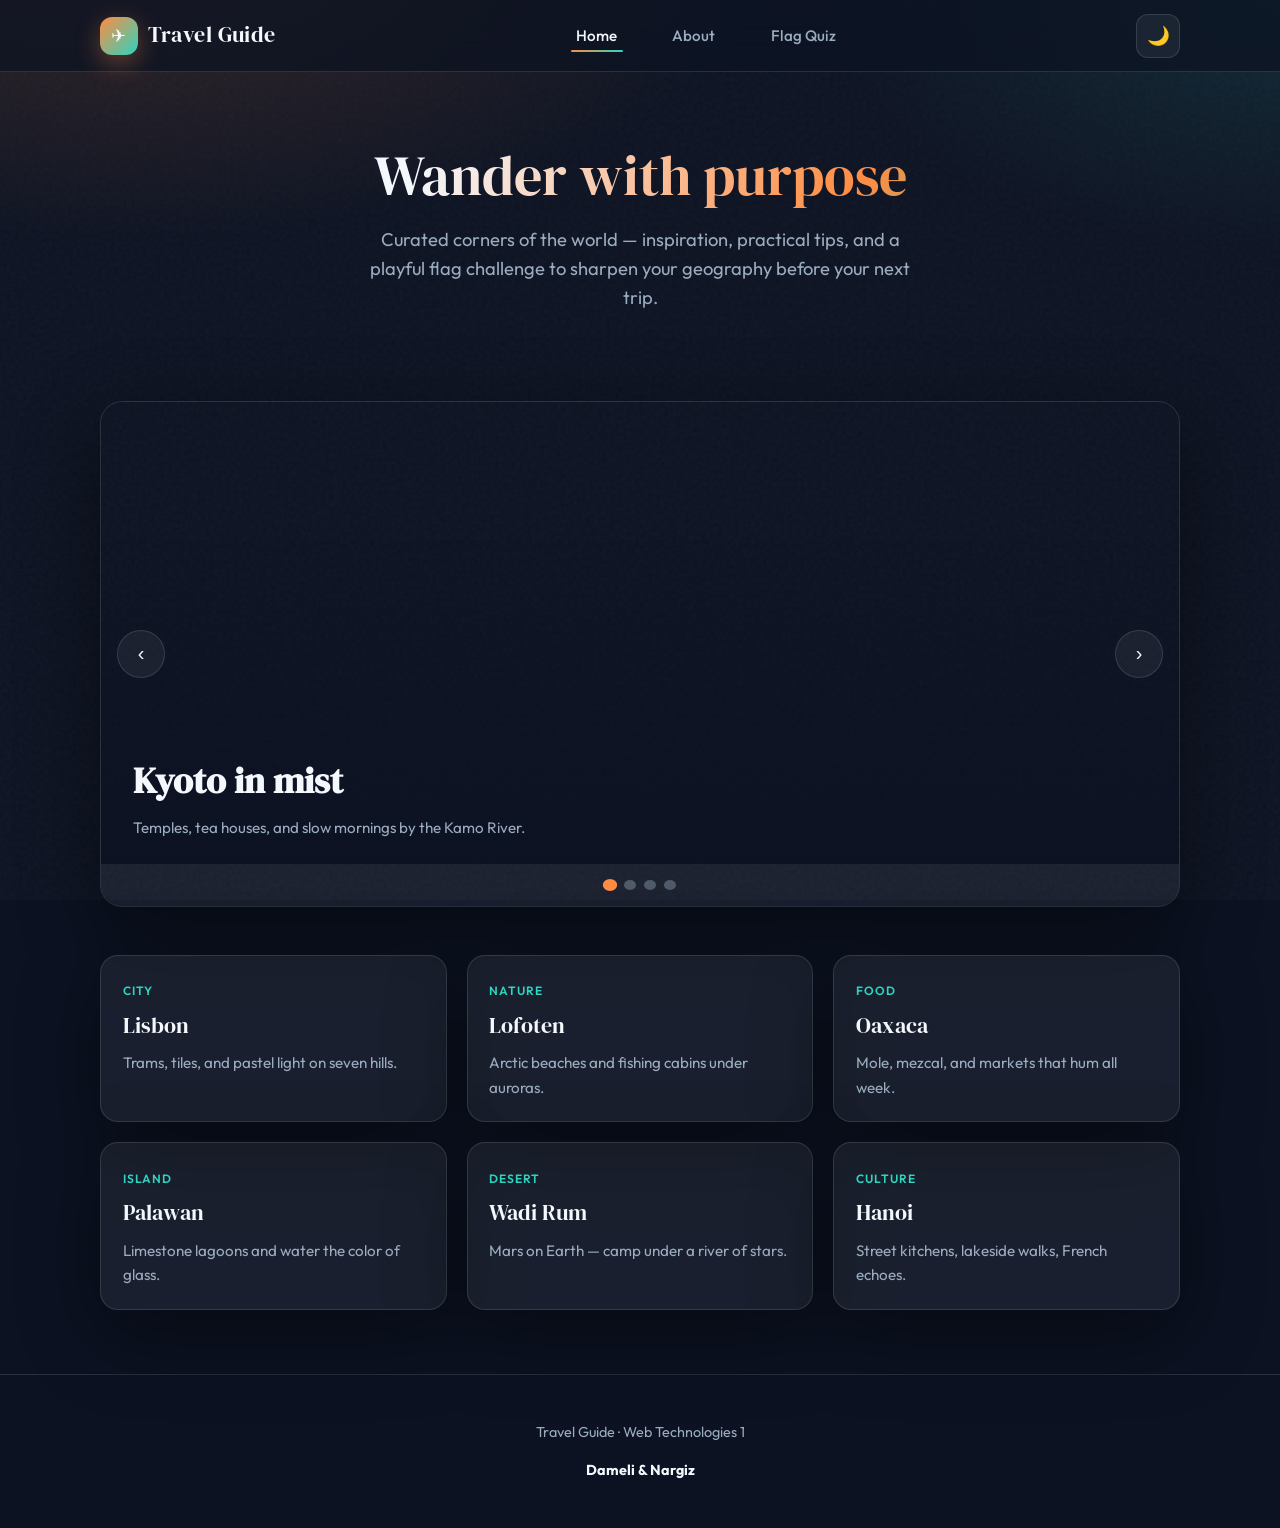
<file: index.html>
<!DOCTYPE html>
<html lang="en">
  <head>
    <meta charset="UTF-8" />
    <meta name="viewport" content="width=device-width, initial-scale=1.0" />
    <title>Travel Guide — Home</title>
    <link rel="preconnect" href="https://fonts.googleapis.com" />
    <link rel="preconnect" href="https://fonts.gstatic.com" crossorigin />
    <link
      href="https://fonts.googleapis.com/css2?family=DM+Serif+Display:ital@0;1&family=Outfit:wght@300;400;500;600;700&display=swap"
      rel="stylesheet"
    />
    <link rel="stylesheet" href="css/styles.css" />
  </head>
  <body>
    <a class="skip-link" href="#main">Skip to content</a>
    <header class="site-header">
      <div class="header-inner">
        <a href="index.html" class="logo" aria-label="Travel Guide home">
          <span class="logo-mark" aria-hidden="true">✈</span>
          Travel Guide
        </a>
        <button
          type="button"
          class="menu-toggle"
          aria-expanded="false"
          aria-controls="main-nav"
          aria-label="Open menu"
        >
          <span></span><span></span><span></span>
        </button>
        <div class="nav-panel" id="nav-panel">
          <nav id="main-nav" aria-label="Main">
            <ul>
              <li><a href="index.html" aria-current="page">Home</a></li>
              <li><a href="about.html">About</a></li>
              <li><a href="game.html">Flag Quiz</a></li>
            </ul>
          </nav>
        </div>
        <div class="header-actions">
          <button type="button" class="theme-toggle" id="theme-toggle" aria-label="Toggle color theme">
            <span class="theme-icon" aria-hidden="true">🌙</span>
          </button>
        </div>
      </div>
    </header>

    <main id="main">
      <section class="page-hero">
        <h1>Wander with purpose</h1>
        <p class="lead">
          Curated corners of the world — inspiration, practical tips, and a playful flag challenge to
          sharpen your geography before your next trip.
        </p>
      </section>

      <section class="carousel-wrap fade-in-section" aria-roledescription="carousel" aria-label="Featured destinations">
        <div class="carousel-track" id="carousel-track"></div>
        <button type="button" class="carousel-btn prev" id="carousel-prev" aria-label="Previous slide">‹</button>
        <button type="button" class="carousel-btn next" id="carousel-next" aria-label="Next slide">›</button>
        <div class="carousel-dots" id="carousel-dots" role="tablist" aria-label="Carousel pagination"></div>
      </section>

      <section class="fade-in-section" style="margin-top: 3rem">
        <h2 class="sr-only">Highlights</h2>
        <div class="card-grid" id="destination-cards"></div>
      </section>
    </main>

    <footer class="site-footer">
      <div class="footer-inner">
        <p>Travel Guide · Web Technologies 1</p>
        <p><strong>Dameli &amp; Nargiz</strong></p>
      </div>
    </footer>

    <div
      class="modal-backdrop"
      id="welcome-modal"
      role="dialog"
      aria-modal="true"
      aria-labelledby="welcome-title"
      aria-hidden="true"
    >
      <div class="modal">
        <h2 id="welcome-title">Welcome back</h2>
        <p id="welcome-body">
          We saved your theme preference. Explore the carousel and cards below — they are built from
          JavaScript arrays and loops.
        </p>
        <div class="modal-actions">
          <button type="button" class="btn btn-ghost" id="modal-dismiss">Close</button>
          <a class="btn btn-primary" href="game.html">Play Flag Quiz</a>
        </div>
      </div>
    </div>

    <script src="js/common.js"></script>
    <script src="js/home.js"></script>
  </body>
</html>
</file>
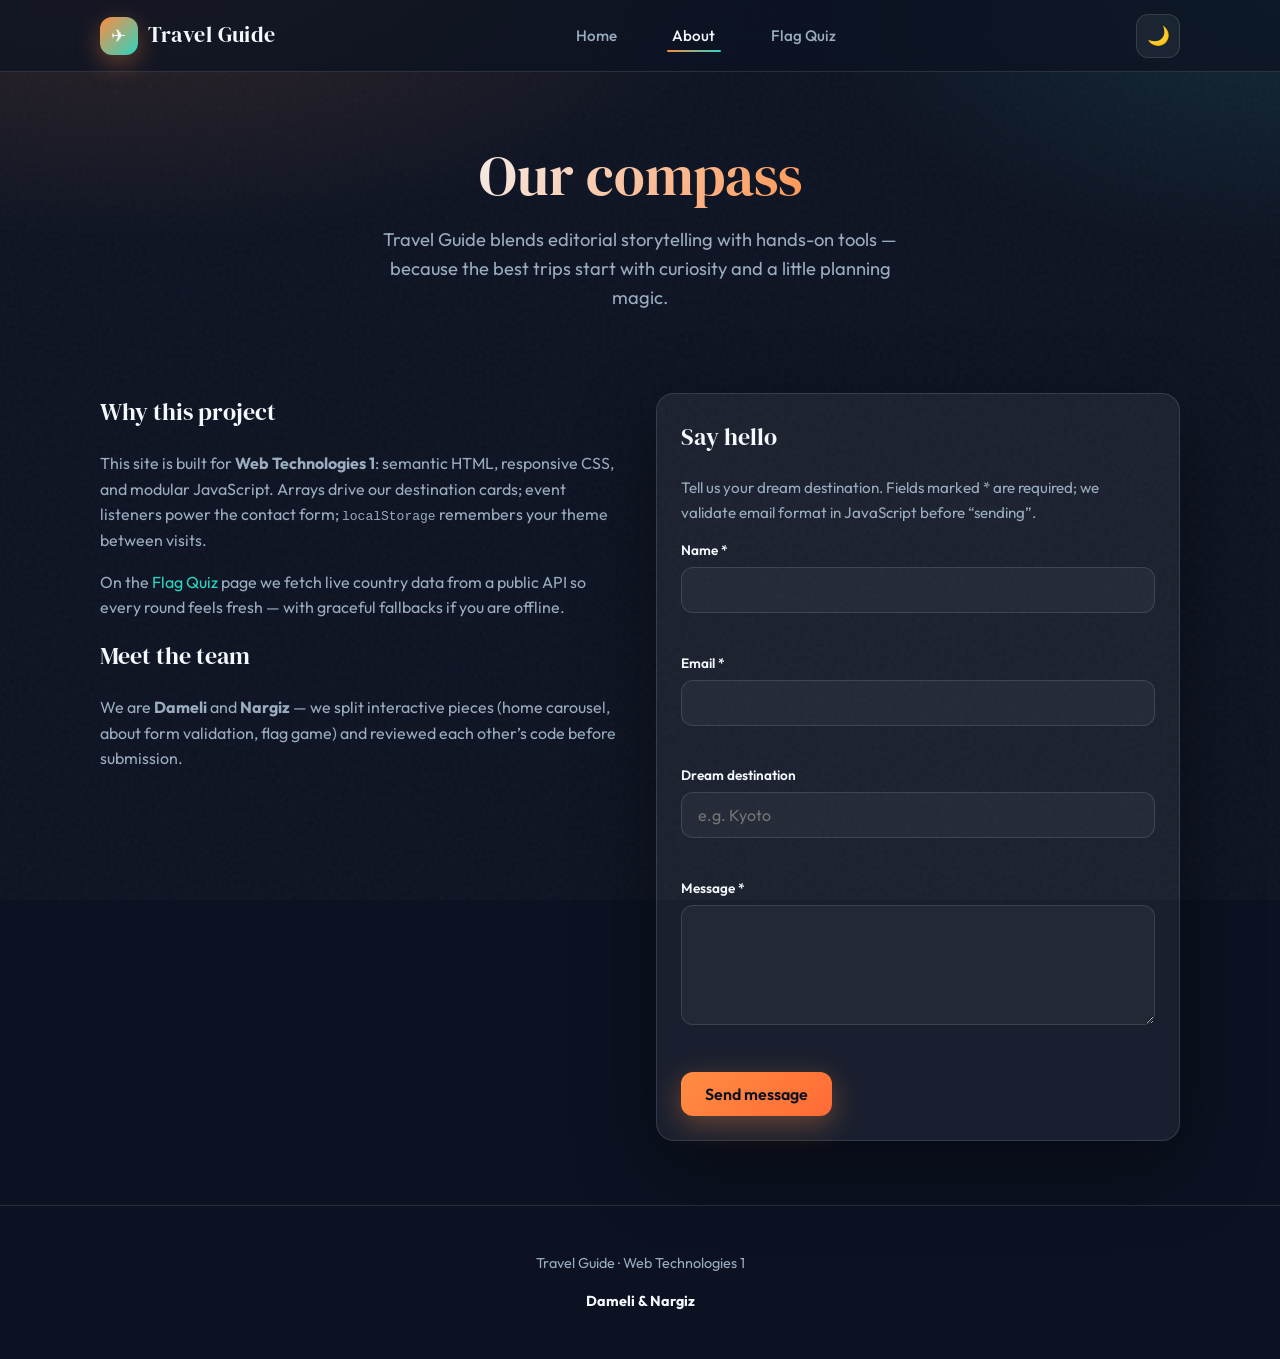
<file: about.html>
<!DOCTYPE html>
<html lang="en">
  <head>
    <meta charset="UTF-8" />
    <meta name="viewport" content="width=device-width, initial-scale=1.0" />
    <title>Travel Guide — About</title>
    <link rel="preconnect" href="https://fonts.googleapis.com" />
    <link rel="preconnect" href="https://fonts.gstatic.com" crossorigin />
    <link
      href="https://fonts.googleapis.com/css2?family=DM+Serif+Display:ital@0;1&family=Outfit:wght@300;400;500;600;700&display=swap"
      rel="stylesheet"
    />
    <link rel="stylesheet" href="css/styles.css" />
  </head>
  <body>
    <a class="skip-link" href="#main">Skip to content</a>
    <header class="site-header">
      <div class="header-inner">
        <a href="index.html" class="logo" aria-label="Travel Guide home">
          <span class="logo-mark" aria-hidden="true">✈</span>
          Travel Guide
        </a>
        <button
          type="button"
          class="menu-toggle"
          aria-expanded="false"
          aria-controls="main-nav"
          aria-label="Open menu"
        >
          <span></span><span></span><span></span>
        </button>
        <div class="nav-panel" id="nav-panel">
          <nav id="main-nav" aria-label="Main">
            <ul>
              <li><a href="index.html">Home</a></li>
              <li><a href="about.html" aria-current="page">About</a></li>
              <li><a href="game.html">Flag Quiz</a></li>
            </ul>
          </nav>
        </div>
        <div class="header-actions">
          <button type="button" class="theme-toggle" id="theme-toggle" aria-label="Toggle color theme">
            <span class="theme-icon" aria-hidden="true">🌙</span>
          </button>
        </div>
      </div>
    </header>

    <main id="main">
      <section class="page-hero">
        <h1>Our compass</h1>
        <p class="lead">
          Travel Guide blends editorial storytelling with hands-on tools — because the best trips
          start with curiosity and a little planning magic.
        </p>
      </section>

      <div class="two-col">
        <article class="prose fade-in-section">
          <h2>Why this project</h2>
          <p>
            This site is built for <strong>Web Technologies 1</strong>: semantic HTML, responsive CSS,
            and modular JavaScript. Arrays drive our destination cards; event listeners power the
            contact form; <code>localStorage</code> remembers your theme between visits.
          </p>
          <p>
            On the <a href="game.html">Flag Quiz</a> page we fetch live country data from a public API
            so every round feels fresh — with graceful fallbacks if you are offline.
          </p>
          <h2>Meet the team</h2>
          <p>
            We are <strong>Dameli</strong> and <strong>Nargiz</strong> — we split interactive pieces
            (home carousel, about form validation, flag game) and reviewed each other’s code before
            submission.
          </p>
        </article>

        <div class="form-card fade-in-section">
          <h2 style="font-family: var(--font-display); font-weight: 400; margin-top: 0">Say hello</h2>
          <p class="prose" style="margin-top: 0; font-size: 0.95rem">
            Tell us your dream destination. Fields marked * are required; we validate email format in
            JavaScript before “sending”.
          </p>
          <form id="contact-form" novalidate>
            <div class="form-group" data-field="name">
              <label for="name">Name *</label>
              <input type="text" id="name" name="name" autocomplete="name" />
              <div class="error-msg" id="err-name" role="alert"></div>
            </div>
            <div class="form-group" data-field="email">
              <label for="email">Email *</label>
              <input type="email" id="email" name="email" autocomplete="email" />
              <div class="error-msg" id="err-email" role="alert"></div>
            </div>
            <div class="form-group" data-field="destination">
              <label for="destination">Dream destination</label>
              <input type="text" id="destination" name="destination" placeholder="e.g. Kyoto" />
              <div class="error-msg" id="err-destination" role="alert"></div>
            </div>
            <div class="form-group" data-field="message">
              <label for="message">Message *</label>
              <textarea id="message" name="message"></textarea>
              <div class="error-msg" id="err-message" role="alert"></div>
            </div>
            <button type="submit" class="btn btn-primary">Send message</button>
          </form>
          <div class="form-success" id="form-success" role="status">Thanks — your message looks great. (Demo only, not sent to a server.)</div>
        </div>
      </div>
    </main>

    <footer class="site-footer">
      <div class="footer-inner">
        <p>Travel Guide · Web Technologies 1</p>
        <p><strong>Dameli &amp; Nargiz</strong></p>
      </div>
    </footer>

    <script src="js/common.js"></script>
    <script src="js/about.js"></script>
  </body>
</html>
</file>
<file: css/styles.css>
/*
 * Global stylesheet: design tokens, layout shell, navigation, home carousel,
 * destination cards, about-page form, flag quiz interface, modal dialog, footer.
 */

:root {
  --bg-deep: #0c1222;
  --bg-card: rgba(255, 255, 255, 0.06);
  --bg-card-hover: rgba(255, 255, 255, 0.1);
  --border: rgba(255, 255, 255, 0.12);
  --text: #f4f7fb;
  --text-muted: #9aacbf;
  --accent: #ff8c42;
  --accent-2: #2dd4bf;
  --accent-glow: rgba(255, 140, 66, 0.35);
  --shadow: 0 24px 80px rgba(0, 0, 0, 0.45);
  --radius: 18px;
  --font-display: "DM Serif Display", Georgia, serif;
  --font-body: "Outfit", system-ui, sans-serif;
  --noise: url("data:image/svg+xml,%3Csvg viewBox='0 0 256 256' xmlns='http://www.w3.org/2000/svg'%3E%3Cfilter id='n'%3E%3CfeTurbulence type='fractalNoise' baseFrequency='0.85' numOctaves='4' stitchTiles='stitch'/%3E%3C/filter%3E%3Crect width='100%25' height='100%25' filter='url(%23n)' opacity='0.04'/%3E%3C/svg%3E");
}

[data-theme="light"] {
  /* Light theme: same custom property names as :root with alternate values. */
  --bg-deep: #f0f4f8;
  --bg-card: rgba(255, 255, 255, 0.85);
  --bg-card-hover: #ffffff;
  --border: rgba(12, 18, 34, 0.1);
  --text: #0c1222;
  --text-muted: #5a6b7d;
  --accent: #e85d04;
  --accent-2: #0d9488;
  --accent-glow: rgba(232, 93, 4, 0.25);
  --shadow: 0 20px 60px rgba(12, 18, 34, 0.12);
}

*,
*::before,
*::after {
  box-sizing: border-box;
}

html {
  scroll-behavior: smooth;
}

body {
  margin: 0;
  min-height: 100vh;
  display: flex;
  flex-direction: column;
  font-family: var(--font-body);
  font-weight: 400;
  color: var(--text);
  background-color: var(--bg-deep);
  background-image: var(--noise),
    radial-gradient(1200px 600px at 10% -10%, rgba(255, 140, 66, 0.18), transparent 55%),
    radial-gradient(900px 500px at 100% 0%, rgba(45, 212, 191, 0.12), transparent 50%),
    radial-gradient(800px 400px at 50% 120%, rgba(99, 102, 241, 0.08), transparent 45%);
  background-attachment: fixed;
  line-height: 1.6;
}

img {
  max-width: 100%;
  height: auto;
  display: block;
}

a {
  color: var(--accent-2);
  text-decoration: none;
  transition: color 0.2s ease;
}

a:hover {
  color: var(--accent);
}

/* Skip navigation link: hidden until focused (WCAG skip-to-content pattern). */
.skip-link {
  position: absolute;
  left: -9999px;
  top: auto;
  width: 1px;
  height: 1px;
  overflow: hidden;
}

.skip-link:focus {
  left: 1rem;
  top: 1rem;
  width: auto;
  height: auto;
  padding: 0.5rem 1rem;
  background: var(--accent);
  color: #0c1222;
  z-index: 9999;
  border-radius: 8px;
}

/* Site header: sticky positioning with backdrop blur; separate rule adjusts light theme. */
.site-header {
  position: sticky;
  top: 0;
  z-index: 100;
  backdrop-filter: blur(16px);
  -webkit-backdrop-filter: blur(16px);
  background: rgba(12, 18, 34, 0.72);
  border-bottom: 1px solid var(--border);
}

[data-theme="light"] .site-header {
  background: rgba(240, 244, 248, 0.85);
}

.header-inner {
  max-width: 1120px;
  margin: 0 auto;
  padding: 0.85rem 1.25rem;
  display: flex;
  align-items: center;
  justify-content: space-between;
  gap: 1rem;
  flex-wrap: wrap;
}

@media (min-width: 769px) {
  .header-inner {
    flex-wrap: nowrap;
  }

  .nav-panel {
    flex: 1;
    display: flex;
    justify-content: center;
    min-width: 0;
  }

  .nav-panel ul {
    justify-content: center;
    column-gap: 2.75rem;
    row-gap: 0.5rem;
  }
}

.logo {
  display: flex;
  align-items: center;
  gap: 0.6rem;
  font-family: var(--font-display);
  font-size: 1.35rem;
  letter-spacing: 0.02em;
  color: var(--text);
}

.logo-mark {
  width: 38px;
  height: 38px;
  border-radius: 12px;
  background: linear-gradient(135deg, var(--accent), var(--accent-2));
  display: grid;
  place-items: center;
  font-size: 1.1rem;
  box-shadow: 0 8px 24px var(--accent-glow);
}

/* Primary navigation list; current route uses ::after underline (see nav a[aria-current]). */
nav ul {
  list-style: none;
  margin: 0;
  padding: 0;
  display: flex;
  flex-wrap: wrap;
  gap: 0.5rem 2rem;
  align-items: center;
}

nav a {
  color: var(--text-muted);
  font-weight: 500;
  font-size: 0.95rem;
  padding: 0.45rem 0.35rem;
  position: relative;
}

nav a:hover,
nav a[aria-current="page"] {
  color: var(--text);
}

nav a[aria-current="page"]::after {
  content: "";
  position: absolute;
  left: 0;
  right: 0;
  bottom: 0;
  height: 2px;
  border-radius: 2px;
  background: linear-gradient(90deg, var(--accent), var(--accent-2));
}

.header-actions {
  display: flex;
  align-items: center;
  gap: 0.5rem;
}

/* Theme control: appearance only; persistence is implemented in common.js. */
.theme-toggle {
  width: 44px;
  height: 44px;
  border-radius: 12px;
  border: 1px solid var(--border);
  background: var(--bg-card);
  color: var(--text);
  cursor: pointer;
  display: grid;
  place-items: center;
  font-size: 1.15rem;
  transition: transform 0.2s ease, box-shadow 0.2s ease, background 0.2s ease;
}

.theme-toggle:hover {
  transform: scale(1.05);
  box-shadow: 0 8px 24px var(--accent-glow);
}

.theme-toggle:focus-visible {
  outline: 2px solid var(--accent);
  outline-offset: 2px;
}

/* Mobile navigation trigger; panel visibility controlled with .is-open (see media query). */
.menu-toggle {
  display: none;
  width: 44px;
  height: 44px;
  border-radius: 12px;
  border: 1px solid var(--border);
  background: var(--bg-card);
  color: var(--text);
  cursor: pointer;
  flex-direction: column;
  align-items: center;
  justify-content: center;
  gap: 5px;
}

.menu-toggle span {
  display: block;
  width: 20px;
  height: 2px;
  background: currentColor;
  border-radius: 1px;
  transition: transform 0.25s ease, opacity 0.2s ease;
}

.menu-toggle[aria-expanded="true"] span:nth-child(1) {
  transform: translateY(7px) rotate(45deg);
}

.menu-toggle[aria-expanded="true"] span:nth-child(2) {
  opacity: 0;
}

.menu-toggle[aria-expanded="true"] span:nth-child(3) {
  transform: translateY(-7px) rotate(-45deg);
}

@media (max-width: 768px) {
  .menu-toggle {
    display: flex;
  }

  .nav-panel {
    position: fixed;
    inset: 0 0 auto 0;
    top: 72px;
    background: rgba(12, 18, 34, 0.96);
    border-bottom: 1px solid var(--border);
    padding: 1rem 1.25rem 1.25rem;
    transform: translateY(-120%);
    opacity: 0;
    pointer-events: none;
    transition: transform 0.3s ease, opacity 0.3s ease;
  }

  [data-theme="light"] .nav-panel {
    background: rgba(240, 244, 248, 0.98);
  }

  .nav-panel.is-open {
    transform: translateY(0);
    opacity: 1;
    pointer-events: auto;
  }

  .nav-panel ul {
    flex-direction: column;
    align-items: flex-start;
    gap: 2rem;
  }
}

main {
  flex: 1;
  width: 100%;
  max-width: 1120px;
  margin: 0 auto;
  padding: 2rem 1.25rem 4rem;
}

.page-hero {
  text-align: center;
  padding: 2.5rem 0 3rem;
  animation: fadeUp 0.8s ease forwards;
}

.page-hero h1 {
  font-family: var(--font-display);
  font-size: clamp(2.2rem, 5vw, 3.5rem);
  font-weight: 400;
  line-height: 1.15;
  margin: 0 0 1rem;
  background: linear-gradient(120deg, var(--text) 30%, var(--accent) 70%, var(--accent-2));
  -webkit-background-clip: text;
  background-clip: text;
  color: transparent;
}

[data-theme="light"] .page-hero h1 {
  background: linear-gradient(120deg, #0c1222 20%, var(--accent) 60%, var(--accent-2));
  -webkit-background-clip: text;
  background-clip: text;
}

.lead {
  font-size: 1.15rem;
  color: var(--text-muted);
  max-width: 560px;
  margin: 0 auto;
}

@keyframes fadeUp {
  from {
    opacity: 0;
    transform: translateY(20px);
  }
  to {
    opacity: 1;
    transform: translateY(0);
  }
}

/* Destination card grid on the home page; card content injected via home.js. */
.card-grid {
  display: grid;
  grid-template-columns: repeat(auto-fill, minmax(280px, 1fr));
  gap: 1.25rem;
  margin-top: 2rem;
}

.card {
  background: var(--bg-card);
  border: 1px solid var(--border);
  border-radius: var(--radius);
  padding: 1.35rem;
  box-shadow: var(--shadow);
  transition: transform 0.35s cubic-bezier(0.34, 1.56, 0.64, 1), border-color 0.25s ease,
    background 0.25s ease;
}

.card:hover {
  transform: translateY(-6px) rotateX(2deg);
  border-color: rgba(255, 140, 66, 0.35);
  background: var(--bg-card-hover);
}

.card h3 {
  font-family: var(--font-display);
  font-weight: 400;
  margin: 0 0 0.5rem;
  font-size: 1.35rem;
}

.card p {
  margin: 0;
  color: var(--text-muted);
  font-size: 0.95rem;
}

.tag {
  display: inline-block;
  font-size: 0.75rem;
  text-transform: uppercase;
  letter-spacing: 0.08em;
  color: var(--accent-2);
  margin-bottom: 0.5rem;
  font-weight: 600;
}

/* Home page carousel: horizontal track; slide index controlled with transform in JavaScript. */
.carousel-wrap {
  position: relative;
  margin-top: 2.5rem;
  border-radius: calc(var(--radius) + 4px);
  overflow: hidden;
  border: 1px solid var(--border);
  box-shadow: var(--shadow);
}

.carousel-track {
  display: flex;
  transition: transform 0.55s cubic-bezier(0.22, 1, 0.36, 1);
}

.carousel-slide {
  min-width: 100%;
  position: relative;
  aspect-ratio: 21 / 9;
  min-height: 200px;
  background-size: cover;
  background-position: center;
  display: flex;
  align-items: flex-end;
  padding: 1.5rem 2rem;
}

.carousel-slide::after {
  content: "";
  position: absolute;
  inset: 0;
  background: linear-gradient(transparent 30%, rgba(12, 18, 34, 0.85));
  pointer-events: none;
}

[data-theme="light"] .carousel-slide::after {
  background: linear-gradient(transparent 20%, rgba(240, 244, 248, 0.92));
}

.carousel-caption {
  position: relative;
  z-index: 1;
  max-width: 480px;
}

.carousel-caption h2 {
  font-family: var(--font-display);
  font-size: clamp(1.5rem, 3vw, 2.25rem);
  margin: 0 0 0.35rem;
}

.carousel-caption p {
  margin: 0;
  color: var(--text-muted);
  font-size: 0.95rem;
}

.carousel-btn {
  position: absolute;
  top: 50%;
  transform: translateY(-50%);
  z-index: 2;
  width: 48px;
  height: 48px;
  border-radius: 50%;
  border: 1px solid var(--border);
  background: var(--bg-card);
  color: var(--text);
  cursor: pointer;
  font-size: 1.25rem;
  display: grid;
  place-items: center;
  transition: background 0.2s, box-shadow 0.2s;
}

.carousel-btn:hover {
  background: var(--bg-card-hover);
  box-shadow: 0 8px 24px var(--accent-glow);
}

.carousel-btn.prev {
  left: 1rem;
}

.carousel-btn.next {
  right: 1rem;
}

.carousel-dots {
  display: flex;
  justify-content: center;
  gap: 0.5rem;
  padding: 1rem;
  background: var(--bg-card);
}

.carousel-dots button {
  width: 10px;
  height: 10px;
  border-radius: 50%;
  border: none;
  background: var(--text-muted);
  opacity: 0.4;
  cursor: pointer;
  transition: opacity 0.2s, transform 0.2s;
}

.carousel-dots button.is-active {
  opacity: 1;
  transform: scale(1.2);
  background: var(--accent);
}

/* About page: two-column layout (prose and contact form); stacks on narrow viewports. */
.two-col {
  display: grid;
  grid-template-columns: 1fr 1fr;
  gap: 2rem;
  align-items: start;
  margin-top: 2rem;
}

@media (max-width: 900px) {
  .two-col {
    grid-template-columns: 1fr;
  }
}

.prose {
  color: var(--text-muted);
}

.prose h2 {
  font-family: var(--font-display);
  color: var(--text);
  font-weight: 400;
  margin-top: 0;
}

/* Contact form container and field styling (about.html). */
.form-card {
  background: var(--bg-card);
  border: 1px solid var(--border);
  border-radius: var(--radius);
  padding: 1.5rem;
  box-shadow: var(--shadow);
}

.form-group {
  margin-bottom: 1.1rem;
}

.form-group label {
  display: block;
  font-size: 0.85rem;
  font-weight: 600;
  margin-bottom: 0.35rem;
  color: var(--text);
}

.form-group input,
.form-group textarea {
  width: 100%;
  padding: 0.75rem 1rem;
  border-radius: 12px;
  border: 1px solid var(--border);
  background: rgba(255, 255, 255, 0.04);
  color: var(--text);
  font-family: inherit;
  font-size: 1rem;
  transition: border-color 0.2s, box-shadow 0.2s;
}

[data-theme="light"] .form-group input,
[data-theme="light"] .form-group textarea {
  background: #fff;
}

.form-group input:focus,
.form-group textarea:focus {
  outline: none;
  border-color: var(--accent);
  box-shadow: 0 0 0 3px var(--accent-glow);
}

.form-group textarea {
  min-height: 120px;
  resize: vertical;
}

.form-group .error-msg {
  font-size: 0.8rem;
  color: #f87171;
  margin-top: 0.25rem;
  min-height: 1.1rem;
}

.form-group.invalid input,
.form-group.invalid textarea {
  border-color: #f87171;
}

.btn {
  display: inline-flex;
  align-items: center;
  justify-content: center;
  gap: 0.5rem;
  padding: 0.75rem 1.5rem;
  border-radius: 12px;
  border: none;
  font-family: inherit;
  font-size: 1rem;
  font-weight: 600;
  cursor: pointer;
  transition: transform 0.2s, box-shadow 0.2s;
}

.btn-primary {
  background: linear-gradient(135deg, var(--accent), #ff6b35);
  color: #0c1222;
  box-shadow: 0 8px 28px var(--accent-glow);
}

.btn-primary:hover {
  transform: translateY(-2px);
}

.btn-primary:active {
  transform: translateY(0);
}

.form-success {
  display: none;
  padding: 1rem;
  border-radius: 12px;
  background: rgba(45, 212, 191, 0.15);
  border: 1px solid var(--accent-2);
  color: var(--accent-2);
  margin-top: 1rem;
  font-weight: 500;
}

.form-success.is-visible {
  display: block;
  animation: fadeUp 0.5s ease;
}

/* Flag quiz layout: statistics row, flag image frame, and answer button grid. */
.game-panel {
  background: var(--bg-card);
  border: 1px solid var(--border);
  border-radius: var(--radius);
  padding: 2rem;
  box-shadow: var(--shadow);
  margin-top: 2rem;
  text-align: center;
}

.game-stats {
  display: flex;
  flex-wrap: wrap;
  justify-content: center;
  gap: 1.5rem;
  margin-bottom: 1.5rem;
  font-variant-numeric: tabular-nums;
}

.stat {
  padding: 0.5rem 1rem;
  border-radius: 12px;
  background: rgba(255, 255, 255, 0.05);
  border: 1px solid var(--border);
}

.stat strong {
  display: block;
  font-size: 1.5rem;
  font-family: var(--font-display);
  color: var(--accent);
}

.flag-frame {
  width: min(100%, 360px);
  margin: 0 auto 1.5rem;
  border-radius: 16px;
  overflow: hidden;
  border: 3px solid var(--border);
  box-shadow: 0 20px 60px rgba(0, 0, 0, 0.35);
  background: repeating-linear-gradient(
    45deg,
    rgba(255, 255, 255, 0.03),
    rgba(255, 255, 255, 0.03) 8px,
    transparent 8px,
    transparent 16px
  );
  aspect-ratio: 4 / 3;
  display: grid;
  place-items: center;
}

.flag-frame img {
  width: 100%;
  height: 100%;
  object-fit: contain;
  background: #1a2235;
}

.flag-frame.loading::after {
  content: "";
  width: 40px;
  height: 40px;
  border: 3px solid var(--border);
  border-top-color: var(--accent);
  border-radius: 50%;
  animation: spin 0.8s linear infinite;
}

@keyframes spin {
  to {
    transform: rotate(360deg);
  }
}

.options-grid {
  display: grid;
  grid-template-columns: repeat(2, 1fr);
  gap: 0.75rem;
  max-width: 520px;
  margin: 0 auto 1rem;
}

@media (max-width: 480px) {
  .options-grid {
    grid-template-columns: 1fr;
  }
}

.option-btn {
  padding: 1rem 1.25rem;
  border-radius: 14px;
  border: 1px solid var(--border);
  background: rgba(255, 255, 255, 0.04);
  color: var(--text);
  font-family: inherit;
  font-size: 1rem;
  font-weight: 600;
  cursor: pointer;
  transition: transform 0.2s, border-color 0.2s, background 0.2s;
}

.option-btn:hover:not(:disabled) {
  border-color: var(--accent);
  background: var(--bg-card-hover);
  transform: scale(1.02);
}

.option-btn:disabled {
  cursor: default;
  opacity: 0.85;
}

.option-btn.correct {
  border-color: #34d399;
  background: rgba(52, 211, 153, 0.2);
}

.option-btn.wrong {
  border-color: #f87171;
  background: rgba(248, 113, 113, 0.15);
}

.game-hint {
  font-size: 0.9rem;
  color: var(--text-muted);
  margin-top: 0.5rem;
}

kbd {
  font-family: var(--font-body);
  font-size: 0.85em;
  padding: 0.15rem 0.45rem;
  border-radius: 6px;
  border: 1px solid var(--border);
  background: var(--bg-card);
}

.next-round-btn {
  margin-top: 1rem;
}

.confetti-layer {
  pointer-events: none;
  position: fixed;
  inset: 0;
  overflow: hidden;
  z-index: 50;
}

.confetti-piece {
  position: absolute;
  width: 8px;
  height: 8px;
  top: -10px;
  animation: confetti-fall 2.5s ease-out forwards;
  border-radius: 2px;
}

@keyframes confetti-fall {
  to {
    transform: translateY(110vh) rotate(720deg);
    opacity: 0.6;
  }
}

/* Global footer: course attribution and team member names. */
.site-footer {
  margin-top: auto;
  padding: 2rem 1.25rem;
  border-top: 1px solid var(--border);
  text-align: center;
  color: var(--text-muted);
  font-size: 0.9rem;
}

.site-footer strong {
  color: var(--text);
}

.footer-inner {
  max-width: 1120px;
  margin: 0 auto;
}

/* Modal backdrop and dialog surface (welcome message on index.html). */
.modal-backdrop {
  position: fixed;
  inset: 0;
  background: rgba(0, 0, 0, 0.55);
  backdrop-filter: blur(4px);
  z-index: 200;
  display: flex;
  align-items: center;
  justify-content: center;
  padding: 1rem;
  opacity: 0;
  pointer-events: none;
  transition: opacity 0.3s ease;
}

.modal-backdrop.is-open {
  opacity: 1;
  pointer-events: auto;
}

.modal {
  background: var(--bg-deep);
  border: 1px solid var(--border);
  border-radius: var(--radius);
  padding: 1.75rem;
  max-width: 420px;
  width: 100%;
  box-shadow: var(--shadow);
  transform: scale(0.92) translateY(12px);
  transition: transform 0.35s cubic-bezier(0.34, 1.56, 0.64, 1);
}

[data-theme="light"] .modal {
  background: #fff;
}

.modal-backdrop.is-open .modal {
  transform: scale(1) translateY(0);
}

.modal h2 {
  font-family: var(--font-display);
  margin: 0 0 0.75rem;
  font-weight: 400;
}

.modal p {
  color: var(--text-muted);
  margin: 0 0 1.25rem;
}

.modal-actions {
  display: flex;
  gap: 0.75rem;
  justify-content: flex-end;
}

.btn-ghost {
  background: transparent;
  border: 1px solid var(--border);
  color: var(--text);
}

.sr-only {
  position: absolute;
  width: 1px;
  height: 1px;
  padding: 0;
  margin: -1px;
  overflow: hidden;
  clip: rect(0, 0, 0, 0);
  border: 0;
}

.fade-in-section {
  opacity: 0;
  transform: translateY(16px);
  transition: opacity 0.6s ease, transform 0.6s ease;
}

.fade-in-section.is-visible {
  opacity: 1;
  transform: translateY(0);
}
</file>
